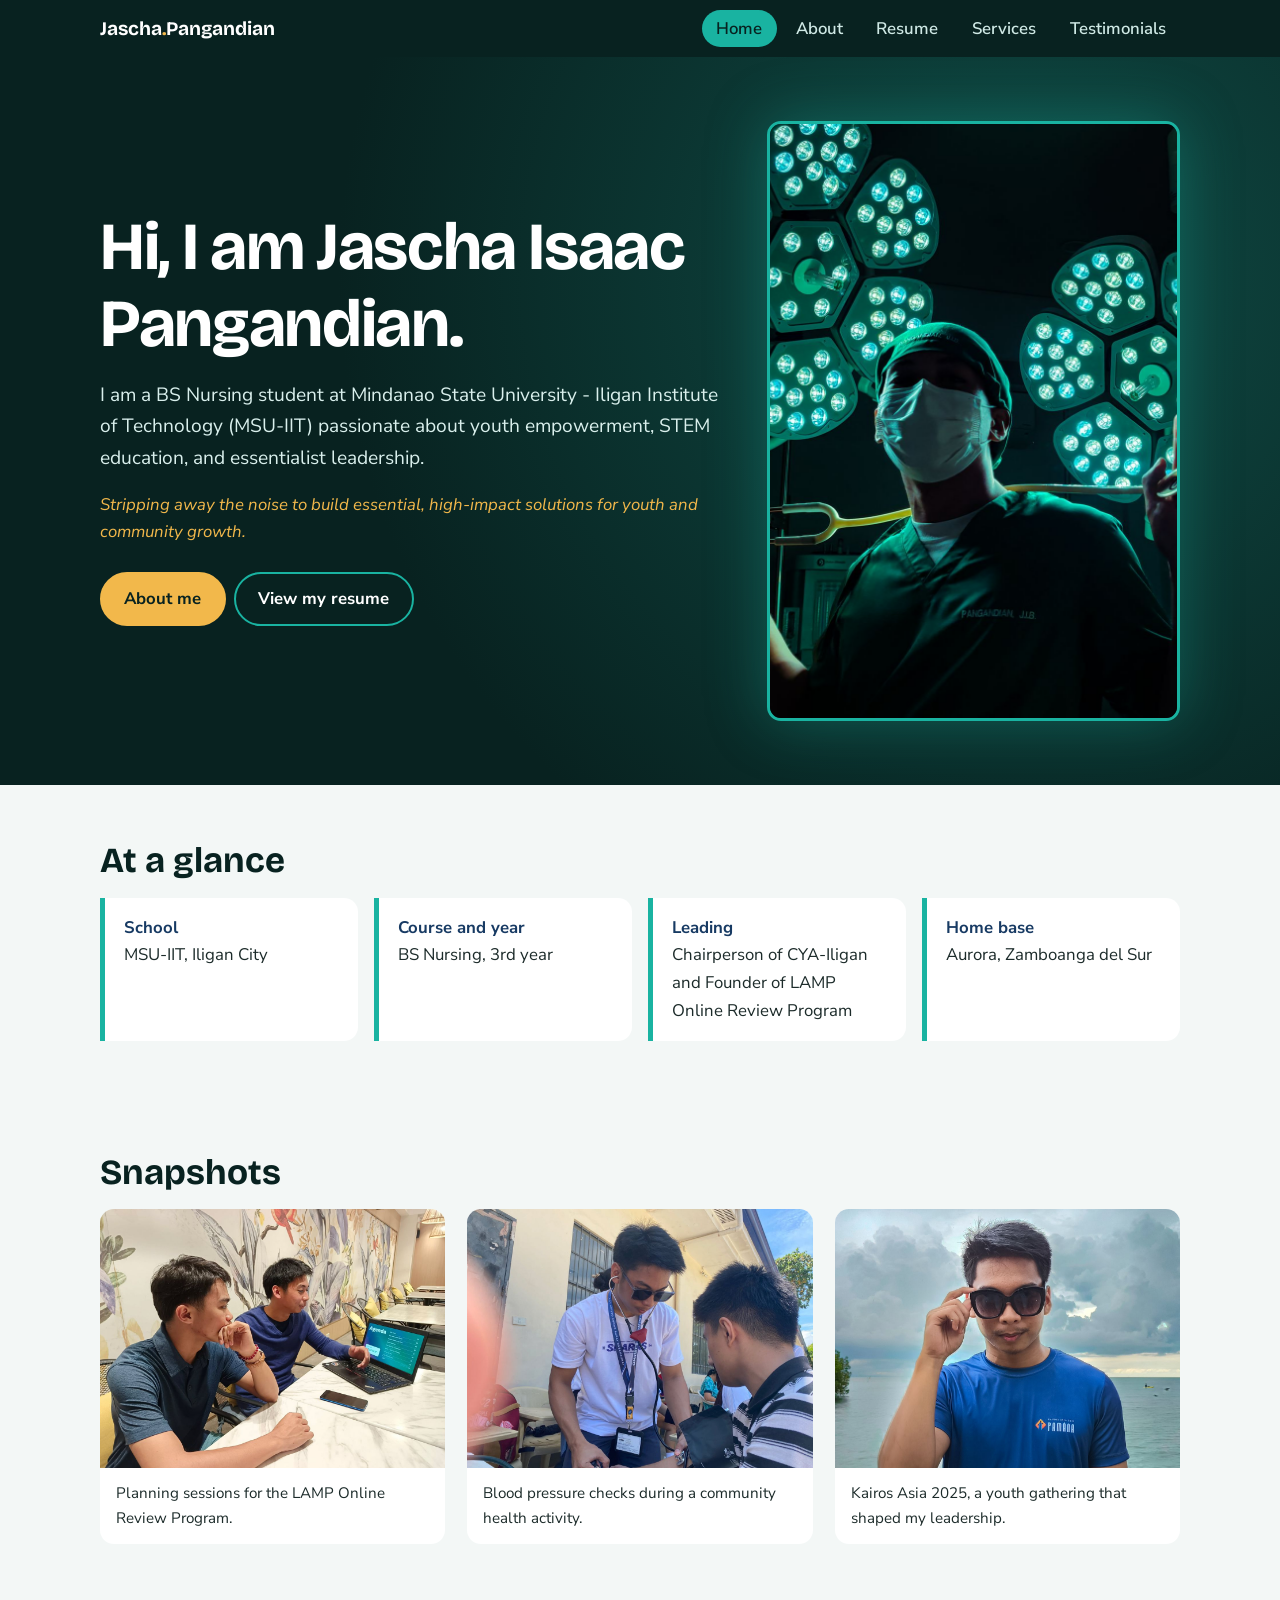
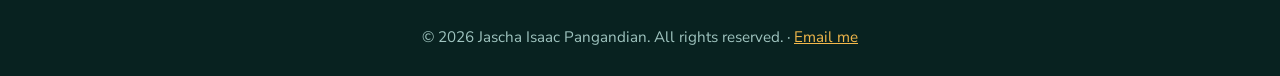
<file: index.html>
<!DOCTYPE html>
<html lang="en">
<head>
<meta charset="UTF-8">
<meta name="viewport" content="width=device-width, initial-scale=1">
<meta name="description" content="Personal website of Jascha Isaac Pangandian, BS Nursing student, youth leader, and founder of LAMP Online Review Program.">
<title>Home | Jascha Isaac Pangandian</title>
<link rel="preconnect" href="https://fonts.googleapis.com">
<link rel="preconnect" href="https://fonts.gstatic.com" crossorigin>
<link href="https://fonts.googleapis.com/css2?family=Bricolage+Grotesque:wght@600;700&family=Nunito+Sans:wght@400;600;700&display=swap" rel="stylesheet">
<link rel="stylesheet" href="styles.css">
</head>
<body>
<a class="skip" href="#main">Skip to content</a>
<header>
<div class="wrap bar">
<a class="brand" href="index.html">Jascha<span>.</span>Pangandian</a>
<button class="menu" aria-expanded="false" aria-controls="nav-list">Menu</button>
<nav aria-label="Main navigation"><ul id="nav-list"><li><a href="index.html" aria-current="page">Home</a></li><li><a href="about.html">About</a></li><li><a href="resume.html">Resume</a></li><li><a href="services.html">Services</a></li><li><a href="testimonials.html">Testimonials</a></li></ul></nav>
</div>
</header>
<main id="main">
<div class="hero"><div class="wrap">
<div>
<h1>Hi, I am Jascha Isaac Pangandian.</h1>
<p class="lead">I am a BS Nursing student at Mindanao State University - Iligan Institute of Technology (MSU-IIT) passionate about youth empowerment, STEM education, and essentialist leadership.</p>
<p class="tag">Stripping away the noise to build essential, high-impact solutions for youth and community growth.</p>
<a class="btn" href="about.html">About me</a><a class="btn alt" href="resume.html">View my resume</a>
</div>
<img src="PHOTOS/or-lights.jpg" alt="Jascha in scrubs and a surgical mask, lit by teal operating room lights, holding a stethoscope" width="600" height="600">
</div></div>
<section><div class="wrap"><h2>At a glance</h2>
<div class="facts">
<p class="fact"><strong>School</strong>MSU-IIT, Iligan City</p>
<p class="fact"><strong>Course and year</strong>BS Nursing, 3rd year</p>
<p class="fact"><strong>Leading</strong>Chairperson of CYA-Iligan and Founder of LAMP Online Review Program</p>
<p class="fact"><strong>Home base</strong>Aurora, Zamboanga del Sur</p>
</div></div></section><section><div class="wrap"><h2>Snapshots</h2>
<div class="grid">
<figure><img src="PHOTOS/lamp-agenda.jpg" alt="Jascha and a teammate reviewing an agenda slide on a laptop in a cafe" loading="lazy"><figcaption>Planning sessions for the LAMP Online Review Program.</figcaption></figure>
<figure><img src="PHOTOS/bp-check.jpg" alt="Jascha wearing a stethoscope and taking a student's blood pressure outdoors" loading="lazy"><figcaption>Blood pressure checks during a community health activity.</figcaption></figure>
<figure><img src="PHOTOS/kairos.jpg" alt="Jascha wearing sunglasses and a blue Kairos Asia 2025 shirt by the sea" loading="lazy"><figcaption>Kairos Asia 2025, a youth gathering that shaped my leadership.</figcaption></figure>
</div></div></section>
</main>
<footer class="site">
<div class="wrap"><p>&copy; 2026 Jascha Isaac Pangandian. All rights reserved. &middot; <a href="mailto:jascha.pangandian@g.msuiit.edu.ph">Email me</a></p></div>
</footer>
<script>
const b=document.querySelector(".menu"),l=document.getElementById("nav-list");
b.addEventListener("click",()=>{const o=l.classList.toggle("open");b.setAttribute("aria-expanded",o)});
</script>
</body>
</html>
</file>
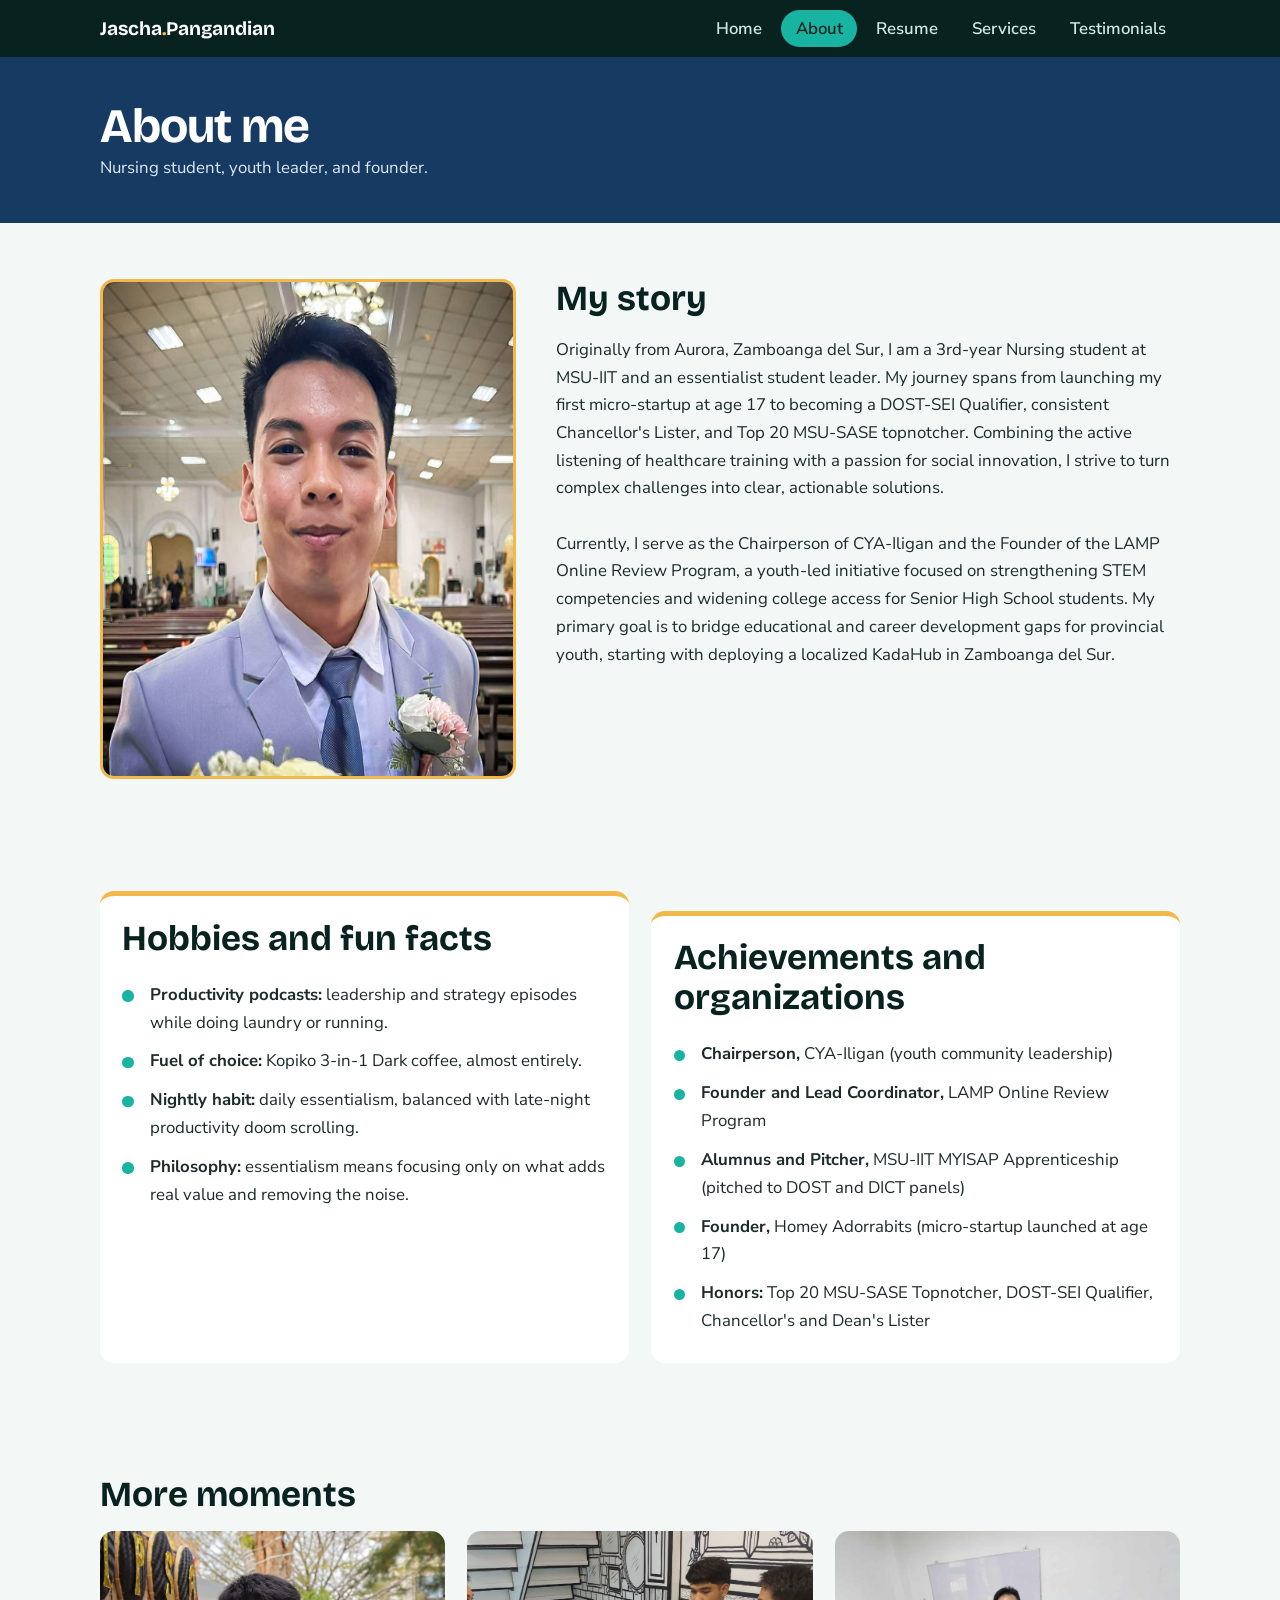
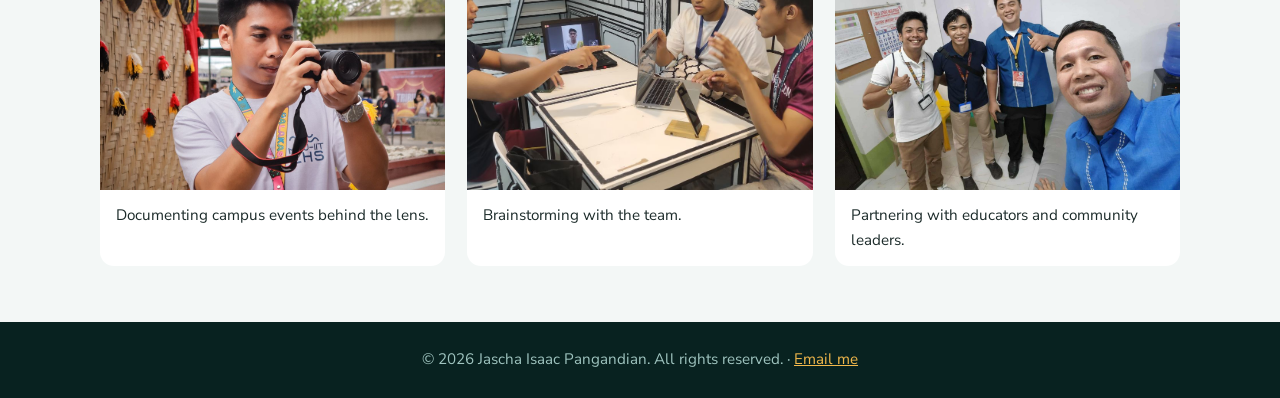
<file: about.html>
<!DOCTYPE html>
<html lang="en">
<head>
<meta charset="UTF-8">
<meta name="viewport" content="width=device-width, initial-scale=1">
<meta name="description" content="About Jascha Isaac Pangandian: story, hobbies, achievements, and organizations.">
<title>About | Jascha Isaac Pangandian</title>
<link rel="preconnect" href="https://fonts.googleapis.com">
<link rel="preconnect" href="https://fonts.gstatic.com" crossorigin>
<link href="https://fonts.googleapis.com/css2?family=Bricolage+Grotesque:wght@600;700&family=Nunito+Sans:wght@400;600;700&display=swap" rel="stylesheet">
<link rel="stylesheet" href="styles.css">
</head>
<body>
<a class="skip" href="#main">Skip to content</a>
<header>
<div class="wrap bar">
<a class="brand" href="index.html">Jascha<span>.</span>Pangandian</a>
<button class="menu" aria-expanded="false" aria-controls="nav-list">Menu</button>
<nav aria-label="Main navigation"><ul id="nav-list"><li><a href="index.html">Home</a></li><li><a href="about.html" aria-current="page">About</a></li><li><a href="resume.html">Resume</a></li><li><a href="services.html">Services</a></li><li><a href="testimonials.html">Testimonials</a></li></ul></nav>
</div>
</header>
<main id="main">
<div class="page-title"><div class="wrap"><h1>About me</h1><p>Nursing student, youth leader, and founder.</p></div></div><section><div class="wrap"><div class="split">
<img src="PHOTOS/portrait-suit.jpg" alt="Portrait of Jascha smiling in a light blue suit and blue tie inside a church" width="500" height="500">
<div>
<h2>My story</h2>
<p>Originally from Aurora, Zamboanga del Sur, I am a 3rd-year Nursing student at MSU-IIT and an essentialist student leader. My journey spans from launching my first micro-startup at age 17 to becoming a DOST-SEI Qualifier, consistent Chancellor's Lister, and Top 20 MSU-SASE topnotcher. Combining the active listening of healthcare training with a passion for social innovation, I strive to turn complex challenges into clear, actionable solutions.</p>
<br>
<p>Currently, I serve as the Chairperson of CYA-Iligan and the Founder of the LAMP Online Review Program, a youth-led initiative focused on strengthening STEM competencies and widening college access for Senior High School students. My primary goal is to bridge educational and career development gaps for provincial youth, starting with deploying a localized KadaHub in Zamboanga del Sur.</p>
</div></div></div></section><section><div class="wrap"><div class="grid">
<div class="card"><h2>Hobbies and fun facts</h2><ul class="ticks">
<li><strong>Productivity podcasts:</strong> leadership and strategy episodes while doing laundry or running.</li>
<li><strong>Fuel of choice:</strong> Kopiko 3-in-1 Dark coffee, almost entirely.</li>
<li><strong>Nightly habit:</strong> daily essentialism, balanced with late-night productivity doom scrolling.</li>
<li><strong>Philosophy:</strong> essentialism means focusing only on what adds real value and removing the noise.</li></ul></div>
<div class="card"><h2>Achievements and organizations</h2><ul class="ticks">
<li><strong>Chairperson,</strong> CYA-Iligan (youth community leadership)</li>
<li><strong>Founder and Lead Coordinator,</strong> LAMP Online Review Program</li>
<li><strong>Alumnus and Pitcher,</strong> MSU-IIT MYISAP Apprenticeship (pitched to DOST and DICT panels)</li>
<li><strong>Founder,</strong> Homey Adorrabits (micro-startup launched at age 17)</li>
<li><strong>Honors:</strong> Top 20 MSU-SASE Topnotcher, DOST-SEI Qualifier, Chancellor's and Dean's Lister</li></ul></div>
</div></div></section><section><div class="wrap"><h2>More moments</h2>
<div class="grid">
<figure><img src="PHOTOS/camera.jpg" alt="Jascha holding a camera at a campus event" loading="lazy"><figcaption>Documenting campus events behind the lens.</figcaption></figure>
<figure><img src="PHOTOS/team-table.jpg" alt="Jascha and two teammates discussing work around laptops" loading="lazy"><figcaption>Brainstorming with the team.</figcaption></figure>
<figure><img src="PHOTOS/group-selfie.jpg" alt="Jascha with three colleagues taking a group selfie in an office" loading="lazy"><figcaption>Partnering with educators and community leaders.</figcaption></figure>
</div></div></section>
</main>
<footer class="site">
<div class="wrap"><p>&copy; 2026 Jascha Isaac Pangandian. All rights reserved. &middot; <a href="mailto:jascha.pangandian@g.msuiit.edu.ph">Email me</a></p></div>
</footer>
<script>
const b=document.querySelector(".menu"),l=document.getElementById("nav-list");
b.addEventListener("click",()=>{const o=l.classList.toggle("open");b.setAttribute("aria-expanded",o)});
</script>
</body>
</html>
</file>
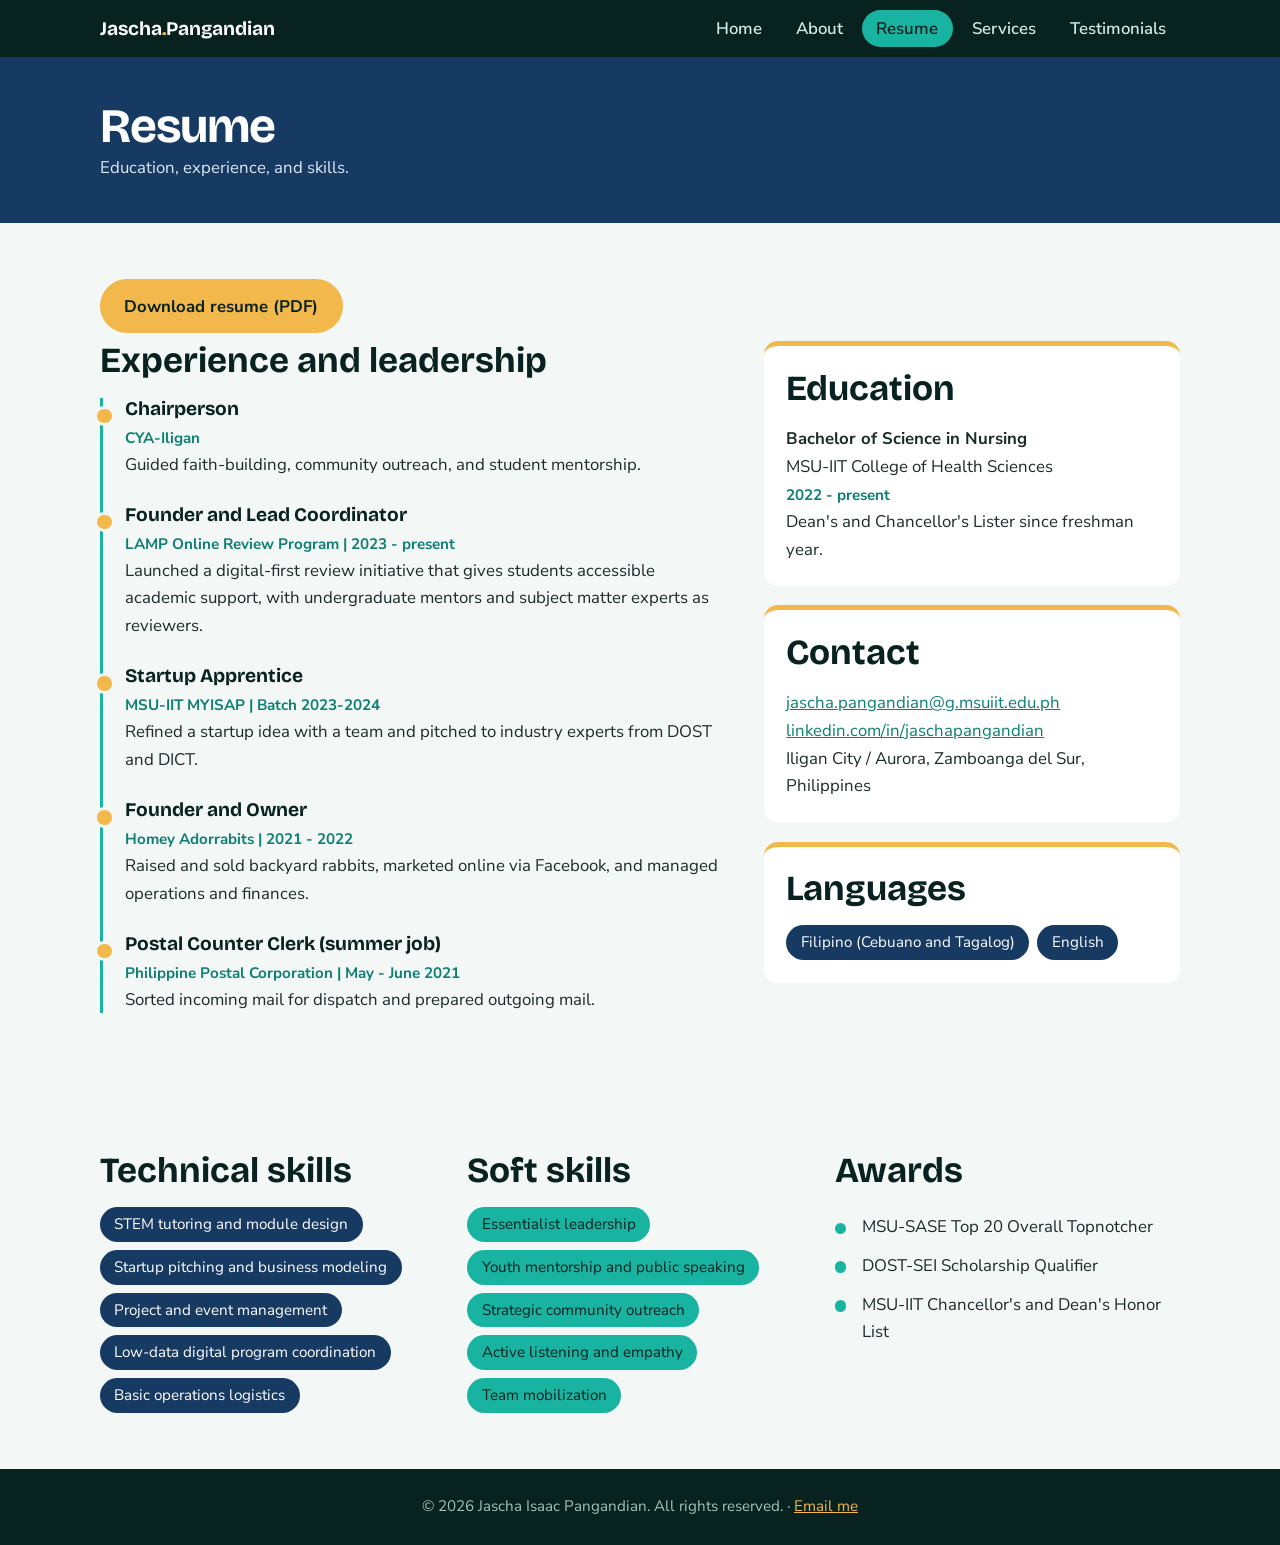
<file: resume.html>
<!DOCTYPE html>
<html lang="en">
<head>
<meta charset="UTF-8">
<meta name="viewport" content="width=device-width, initial-scale=1">
<meta name="description" content="Education, experience, skills, and awards of Jascha Isaac Pangandian.">
<title>Resume | Jascha Isaac Pangandian</title>
<link rel="preconnect" href="https://fonts.googleapis.com">
<link rel="preconnect" href="https://fonts.gstatic.com" crossorigin>
<link href="https://fonts.googleapis.com/css2?family=Bricolage+Grotesque:wght@600;700&family=Nunito+Sans:wght@400;600;700&display=swap" rel="stylesheet">
<link rel="stylesheet" href="styles.css">
</head>
<body>
<a class="skip" href="#main">Skip to content</a>
<header>
<div class="wrap bar">
<a class="brand" href="index.html">Jascha<span>.</span>Pangandian</a>
<button class="menu" aria-expanded="false" aria-controls="nav-list">Menu</button>
<nav aria-label="Main navigation"><ul id="nav-list"><li><a href="index.html">Home</a></li><li><a href="about.html">About</a></li><li><a href="resume.html" aria-current="page">Resume</a></li><li><a href="services.html">Services</a></li><li><a href="testimonials.html">Testimonials</a></li></ul></nav>
</div>
</header>
<main id="main">
<div class="page-title"><div class="wrap"><h1>Resume</h1><p>Education, experience, and skills.</p></div></div><section><div class="wrap"><p><a class="btn" href="Pangandian_Resume.pdf" download>Download resume (PDF)</a></p>
<div class="split rev"><div>
<h2>Experience and leadership</h2>
<div class="tl">
<article><h3>Chairperson</h3><p class="meta">CYA-Iligan</p><p>Guided faith-building, community outreach, and student mentorship.</p></article>
<article><h3>Founder and Lead Coordinator</h3><p class="meta">LAMP Online Review Program | 2023 - present</p><p>Launched a digital-first review initiative that gives students accessible academic support, with undergraduate mentors and subject matter experts as reviewers.</p></article>
<article><h3>Startup Apprentice</h3><p class="meta">MSU-IIT MYISAP | Batch 2023-2024</p><p>Refined a startup idea with a team and pitched to industry experts from DOST and DICT.</p></article>
<article><h3>Founder and Owner</h3><p class="meta">Homey Adorrabits | 2021 - 2022</p><p>Raised and sold backyard rabbits, marketed online via Facebook, and managed operations and finances.</p></article>
<article><h3>Postal Counter Clerk (summer job)</h3><p class="meta">Philippine Postal Corporation | May - June 2021</p><p>Sorted incoming mail for dispatch and prepared outgoing mail.</p></article>
</div></div>
<aside>
<div class="card"><h2>Education</h2><p><strong>Bachelor of Science in Nursing</strong><br>MSU-IIT College of Health Sciences<br><span class="meta">2022 - present</span></p><p>Dean's and Chancellor's Lister since freshman year.</p></div>
<div class="card"><h2>Contact</h2>
<p><a href="mailto:jascha.pangandian@g.msuiit.edu.ph">jascha.pangandian@g.msuiit.edu.ph</a></p>
<p><a href="https://linkedin.com/in/jaschapangandian" target="_blank" rel="noopener">linkedin.com/in/jaschapangandian</a></p>
<p>Iligan City / Aurora, Zamboanga del Sur, Philippines</p></div>
<div class="card"><h2>Languages</h2><ul class="pills"><li>Filipino (Cebuano and Tagalog)</li><li>English</li></ul></div>
</aside></div></div></section><section><div class="wrap"><div class="grid">
<div><h2>Technical skills</h2><ul class="pills"><li>STEM tutoring and module design</li><li>Startup pitching and business modeling</li><li>Project and event management</li><li>Low-data digital program coordination</li><li>Basic operations logistics</li></ul></div>
<div><h2>Soft skills</h2><ul class="pills soft"><li>Essentialist leadership</li><li>Youth mentorship and public speaking</li><li>Strategic community outreach</li><li>Active listening and empathy</li><li>Team mobilization</li></ul></div>
<div><h2>Awards</h2><ul class="ticks"><li>MSU-SASE Top 20 Overall Topnotcher</li><li>DOST-SEI Scholarship Qualifier</li><li>MSU-IIT Chancellor's and Dean's Honor List</li></ul></div>
</div></div></section>
</main>
<footer class="site">
<div class="wrap"><p>&copy; 2026 Jascha Isaac Pangandian. All rights reserved. &middot; <a href="mailto:jascha.pangandian@g.msuiit.edu.ph">Email me</a></p></div>
</footer>
<script>
const b=document.querySelector(".menu"),l=document.getElementById("nav-list");
b.addEventListener("click",()=>{const o=l.classList.toggle("open");b.setAttribute("aria-expanded",o)});
</script>
</body>
</html>
</file>
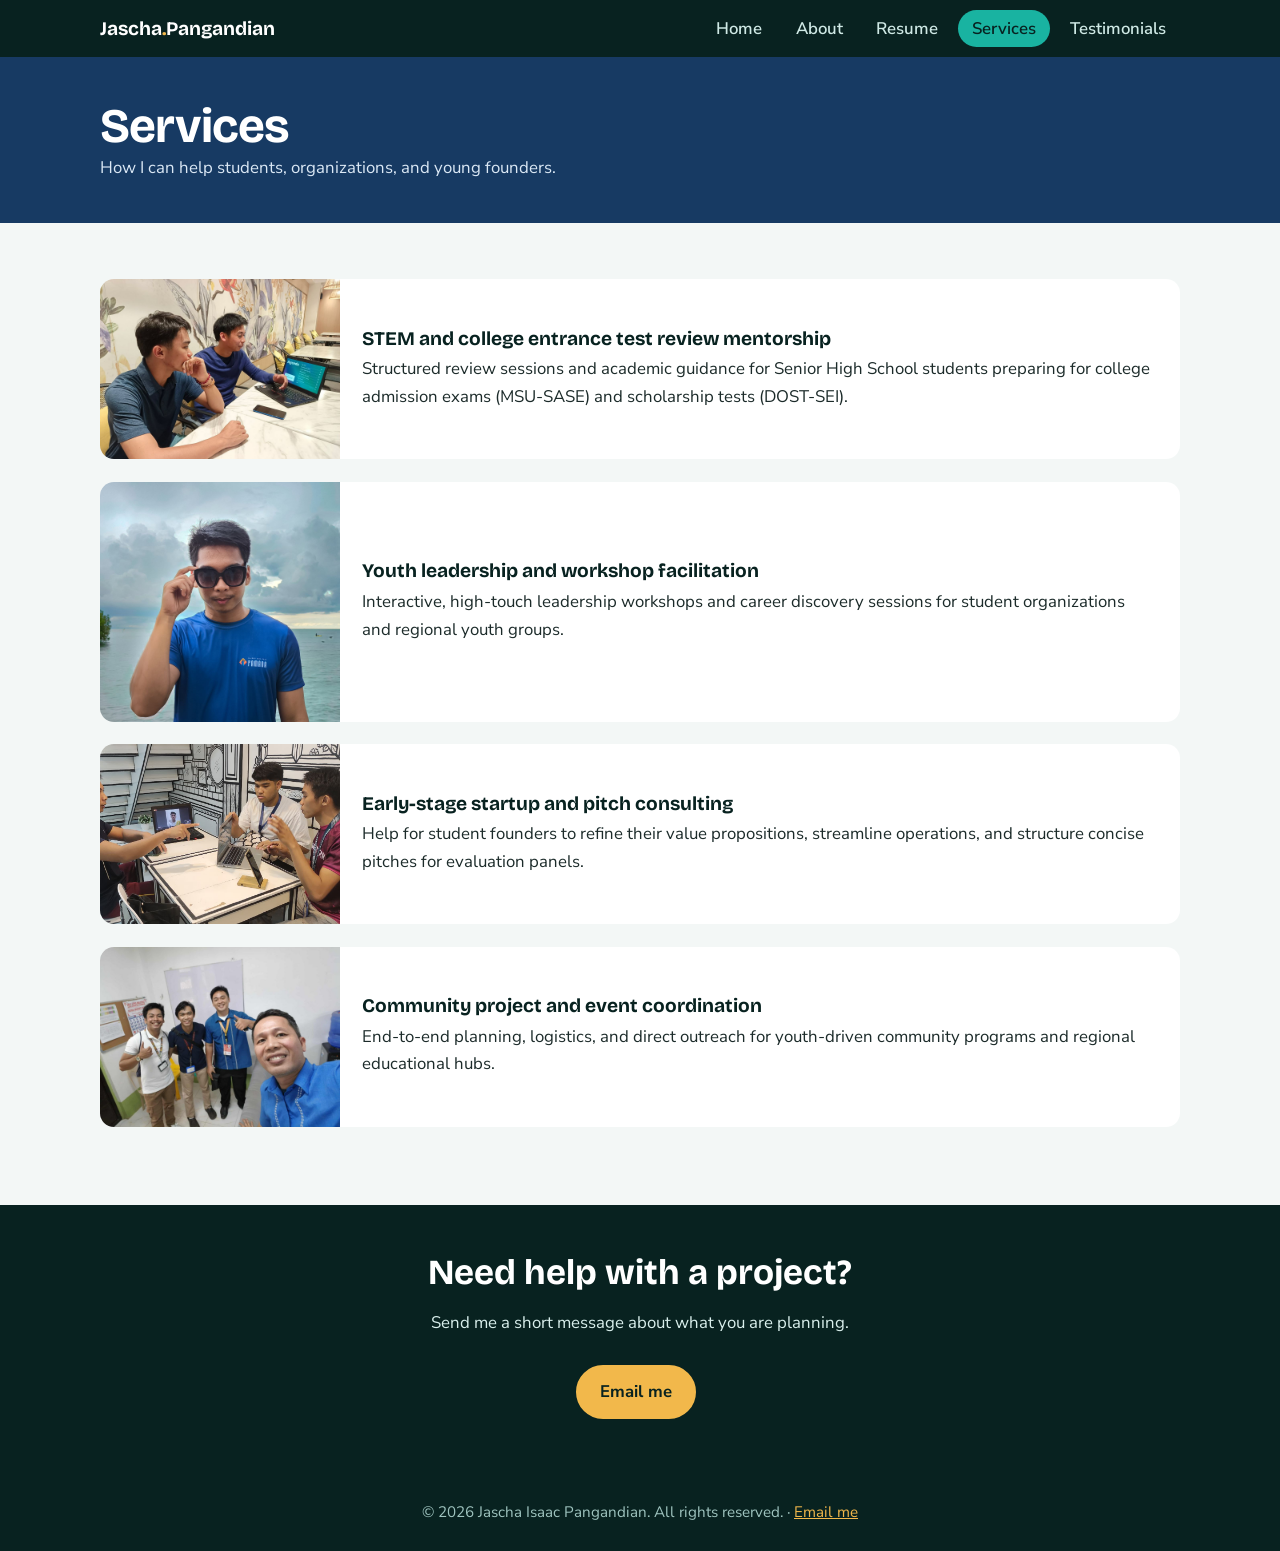
<file: services.html>
<!DOCTYPE html>
<html lang="en">
<head>
<meta charset="UTF-8">
<meta name="viewport" content="width=device-width, initial-scale=1">
<meta name="description" content="Review mentorship, workshops, startup pitch consulting, and community project coordination.">
<title>Services | Jascha Isaac Pangandian</title>
<link rel="preconnect" href="https://fonts.googleapis.com">
<link rel="preconnect" href="https://fonts.gstatic.com" crossorigin>
<link href="https://fonts.googleapis.com/css2?family=Bricolage+Grotesque:wght@600;700&family=Nunito+Sans:wght@400;600;700&display=swap" rel="stylesheet">
<link rel="stylesheet" href="styles.css">
</head>
<body>
<a class="skip" href="#main">Skip to content</a>
<header>
<div class="wrap bar">
<a class="brand" href="index.html">Jascha<span>.</span>Pangandian</a>
<button class="menu" aria-expanded="false" aria-controls="nav-list">Menu</button>
<nav aria-label="Main navigation"><ul id="nav-list"><li><a href="index.html">Home</a></li><li><a href="about.html">About</a></li><li><a href="resume.html">Resume</a></li><li><a href="services.html" aria-current="page">Services</a></li><li><a href="testimonials.html">Testimonials</a></li></ul></nav>
</div>
</header>
<main id="main">
<div class="page-title"><div class="wrap"><h1>Services</h1><p>How I can help students, organizations, and young founders.</p></div></div><section><div class="wrap"><article class="service"><img src="PHOTOS/lamp-agenda.jpg" alt="Jascha and a teammate planning review sessions on a laptop" loading="lazy"><div><h3>STEM and college entrance test review mentorship</h3><p>Structured review sessions and academic guidance for Senior High School students preparing for college admission exams (MSU-SASE) and scholarship tests (DOST-SEI).</p></div></article><article class="service"><img src="PHOTOS/kairos.jpg" alt="Jascha in a Kairos Asia 2025 shirt by the sea" loading="lazy"><div><h3>Youth leadership and workshop facilitation</h3><p>Interactive, high-touch leadership workshops and career discovery sessions for student organizations and regional youth groups.</p></div></article><article class="service"><img src="PHOTOS/team-table.jpg" alt="Jascha and teammates discussing startup work over laptops" loading="lazy"><div><h3>Early-stage startup and pitch consulting</h3><p>Help for student founders to refine their value propositions, streamline operations, and structure concise pitches for evaluation panels.</p></div></article><article class="service"><img src="PHOTOS/group-selfie.jpg" alt="Jascha with colleagues after a community planning meeting" loading="lazy"><div><h3>Community project and event coordination</h3><p>End-to-end planning, logistics, and direct outreach for youth-driven community programs and regional educational hubs.</p></div></article></div></section><div class="cta"><div class="wrap"><h2>Need help with a project?</h2><p>Send me a short message about what you are planning.</p><br><a class="btn" href="mailto:jascha.pangandian@g.msuiit.edu.ph">Email me</a></div></div>
</main>
<footer class="site">
<div class="wrap"><p>&copy; 2026 Jascha Isaac Pangandian. All rights reserved. &middot; <a href="mailto:jascha.pangandian@g.msuiit.edu.ph">Email me</a></p></div>
</footer>
<script>
const b=document.querySelector(".menu"),l=document.getElementById("nav-list");
b.addEventListener("click",()=>{const o=l.classList.toggle("open");b.setAttribute("aria-expanded",o)});
</script>
</body>
</html>
</file>
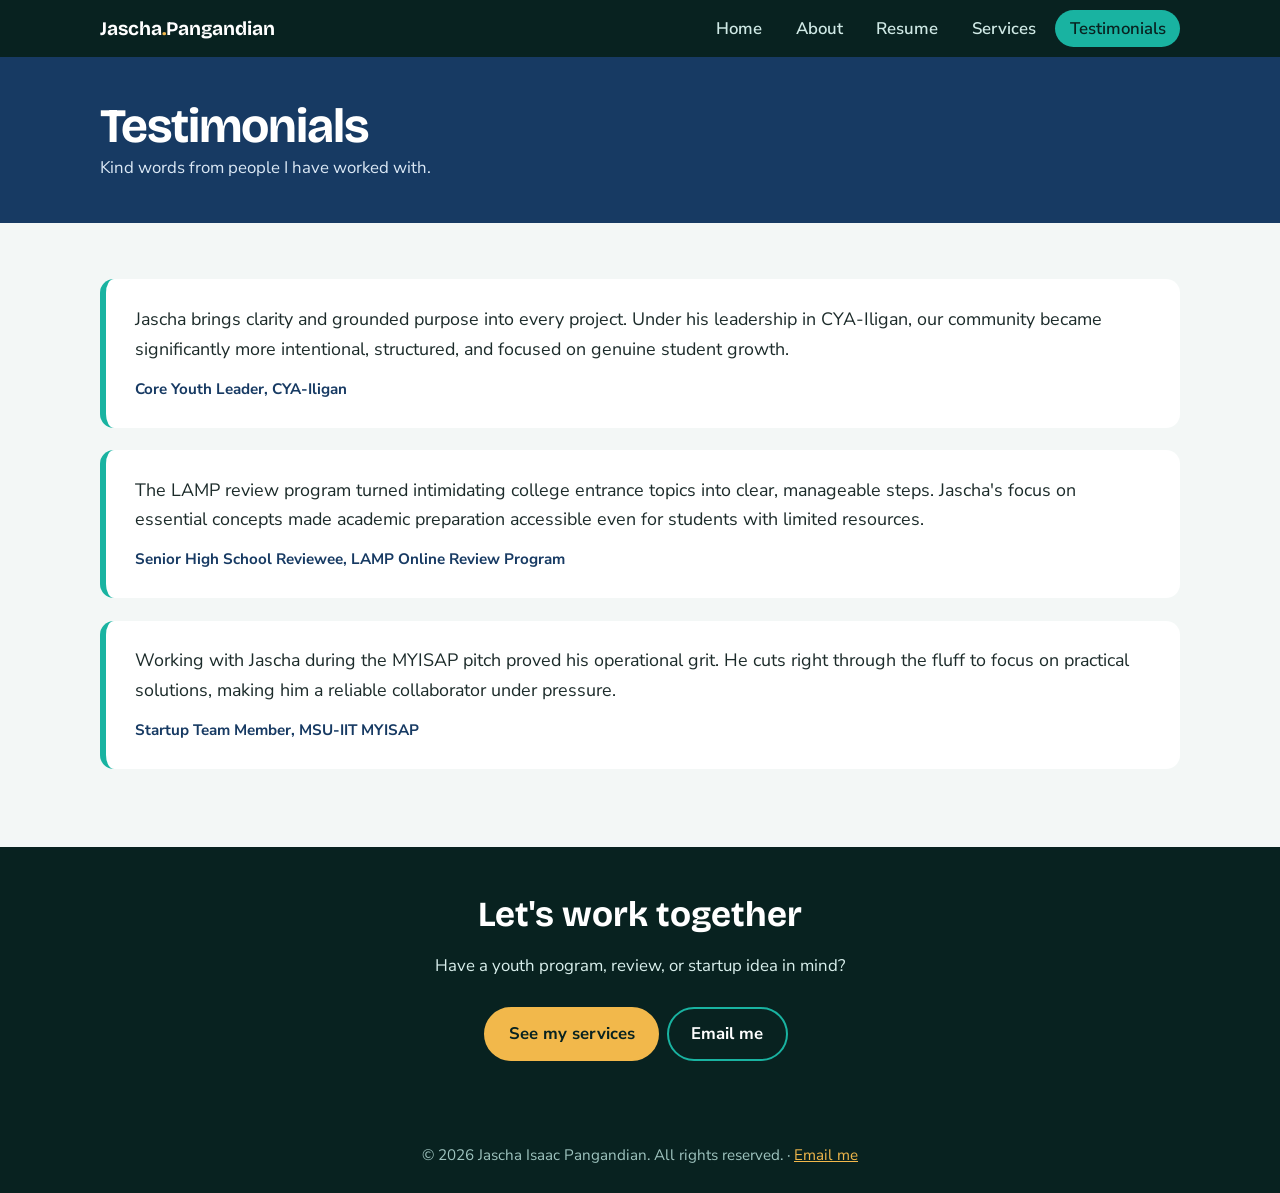
<file: testimonials.html>
<!DOCTYPE html>
<html lang="en">
<head>
<meta charset="UTF-8">
<meta name="viewport" content="width=device-width, initial-scale=1">
<meta name="description" content="What collaborators say about working with Jascha Isaac Pangandian.">
<title>Testimonials | Jascha Isaac Pangandian</title>
<link rel="preconnect" href="https://fonts.googleapis.com">
<link rel="preconnect" href="https://fonts.gstatic.com" crossorigin>
<link href="https://fonts.googleapis.com/css2?family=Bricolage+Grotesque:wght@600;700&family=Nunito+Sans:wght@400;600;700&display=swap" rel="stylesheet">
<link rel="stylesheet" href="styles.css">
</head>
<body>
<a class="skip" href="#main">Skip to content</a>
<header>
<div class="wrap bar">
<a class="brand" href="index.html">Jascha<span>.</span>Pangandian</a>
<button class="menu" aria-expanded="false" aria-controls="nav-list">Menu</button>
<nav aria-label="Main navigation"><ul id="nav-list"><li><a href="index.html">Home</a></li><li><a href="about.html">About</a></li><li><a href="resume.html">Resume</a></li><li><a href="services.html">Services</a></li><li><a href="testimonials.html" aria-current="page">Testimonials</a></li></ul></nav>
</div>
</header>
<main id="main">
<div class="page-title"><div class="wrap"><h1>Testimonials</h1><p>Kind words from people I have worked with.</p></div></div><section><div class="wrap"><blockquote><p>Jascha brings clarity and grounded purpose into every project. Under his leadership in CYA-Iligan, our community became significantly more intentional, structured, and focused on genuine student growth.</p><footer>Core Youth Leader, CYA-Iligan</footer></blockquote>
<blockquote><p>The LAMP review program turned intimidating college entrance topics into clear, manageable steps. Jascha's focus on essential concepts made academic preparation accessible even for students with limited resources.</p><footer>Senior High School Reviewee, LAMP Online Review Program</footer></blockquote>
<blockquote><p>Working with Jascha during the MYISAP pitch proved his operational grit. He cuts right through the fluff to focus on practical solutions, making him a reliable collaborator under pressure.</p><footer>Startup Team Member, MSU-IIT MYISAP</footer></blockquote></div></section><div class="cta"><div class="wrap"><h2>Let's work together</h2><p>Have a youth program, review, or startup idea in mind?</p><br><a class="btn" href="services.html">See my services</a><a class="btn alt" href="mailto:jascha.pangandian@g.msuiit.edu.ph">Email me</a></div></div>
</main>
<footer class="site">
<div class="wrap"><p>&copy; 2026 Jascha Isaac Pangandian. All rights reserved. &middot; <a href="mailto:jascha.pangandian@g.msuiit.edu.ph">Email me</a></p></div>
</footer>
<script>
const b=document.querySelector(".menu"),l=document.getElementById("nav-list");
b.addEventListener("click",()=>{const o=l.classList.toggle("open");b.setAttribute("aria-expanded",o)});
</script>
</body>
</html>
</file>
<file: styles.css>
:root{--ink:#082220;--teal:#19b3a1;--teal-d:#0e7f73;--navy:#173a63;--gold:#f2b84b;--paper:#f3f7f6;--white:#fff;--text:#1c2b2a;--r:14px}
*{box-sizing:border-box;margin:0}
html{scroll-behavior:smooth}
body{font-family:"Nunito Sans",Segoe UI,Arial,sans-serif;color:var(--text);background:var(--paper);line-height:1.65;font-size:1.05rem}
h1,h2,h3{font-family:"Bricolage Grotesque",Georgia,sans-serif;line-height:1.15;color:var(--ink)}
h1{font-size:clamp(2.4rem,6vw,4.2rem);letter-spacing:-.02em}
h2{font-size:clamp(1.6rem,3.5vw,2.2rem);margin-bottom:1rem}
h3{font-size:1.2rem;margin-bottom:.35rem}
img{max-width:100%;display:block}
a{color:var(--teal-d)}
:focus-visible{outline:3px solid var(--gold);outline-offset:3px}
.skip{position:absolute;left:-999px}.skip:focus{left:8px;top:8px;background:var(--gold);padding:.5rem 1rem;z-index:10}
.wrap{width:min(1080px,92%);margin-inline:auto}
header{background:var(--ink);position:sticky;top:0;z-index:5}
.bar{display:flex;align-items:center;justify-content:space-between;padding:.8rem 0}
.brand{font-family:"Bricolage Grotesque",sans-serif;font-weight:700;color:var(--white);text-decoration:none;font-size:1.2rem}
.brand span{color:var(--gold)}
nav ul{display:flex;gap:.3rem;list-style:none;padding:0}
nav a{color:#cfe9e5;text-decoration:none;padding:.45rem .9rem;border-radius:99px;font-weight:600}
nav a:hover{background:rgba(255,255,255,.1)}
nav a[aria-current=page]{background:var(--teal);color:var(--ink)}
.menu{display:none;background:none;border:2px solid #4b6d69;color:var(--white);border-radius:8px;padding:.4rem .8rem;font:inherit;cursor:pointer}
.hero{background:radial-gradient(circle at 80% 30%,#0f4b45 0,var(--ink) 60%);color:#d9efec;padding:4rem 0}
.hero .wrap{display:grid;grid-template-columns:1.2fr .8fr;gap:3rem;align-items:center}
.hero h1{color:var(--white)}
.hero .lead{font-size:1.2rem;margin:1rem 0}
.hero .tag{color:var(--gold);font-style:italic;margin-bottom:1.6rem}
.hero img{border-radius:var(--r);border:3px solid var(--teal);aspect-ratio:1;object-fit:cover;box-shadow:0 0 60px rgba(25,179,161,.35)}
.btn{display:inline-block;background:var(--gold);color:var(--ink);font-weight:700;padding:.7rem 1.4rem;border-radius:99px;text-decoration:none;margin:0 .5rem .5rem 0;border:2px solid var(--gold)}
.btn:hover{background:transparent;color:var(--gold)}
.btn.alt{background:transparent;color:var(--white);border-color:var(--teal)}
.btn.alt:hover{background:var(--teal);color:var(--ink)}
section{padding:3.5rem 0}
.page-title{background:var(--navy);color:#dbe8f5;padding:2.6rem 0}
.page-title h1{color:var(--white);font-size:clamp(2rem,5vw,3rem)}
.facts{display:grid;grid-template-columns:repeat(auto-fit,minmax(220px,1fr));gap:1rem}
.fact{background:var(--white);border-left:5px solid var(--teal);padding:1rem 1.2rem;border-radius:0 var(--r) var(--r) 0}
.fact strong{display:block;color:var(--navy)}
.grid{display:grid;grid-template-columns:repeat(auto-fit,minmax(260px,1fr));gap:1.4rem}
figure{background:var(--white);border-radius:var(--r);overflow:hidden}
figure img{width:100%;aspect-ratio:4/3;object-fit:cover}
figcaption{padding:.8rem 1rem;font-size:.95rem}
.split{display:grid;grid-template-columns:.8fr 1.2fr;gap:2.5rem;align-items:start}
.split img{border-radius:var(--r);border:3px solid var(--gold)}
.split.rev{grid-template-columns:1.2fr .8fr}
ul.ticks{list-style:none;padding:0}
ul.ticks li{padding:.35rem 0 .35rem 1.7rem;position:relative}
ul.ticks li:before{content:"";position:absolute;left:0;top:.95rem;width:.7rem;height:.7rem;border-radius:50%;background:var(--teal)}
.card{background:var(--white);border-radius:var(--r);padding:1.4rem;border-top:5px solid var(--gold)}
.card+.card{margin-top:1.2rem}
.service{display:grid;grid-template-columns:240px 1fr;gap:1.4rem;align-items:center;background:var(--white);border-radius:var(--r);overflow:hidden;margin-bottom:1.4rem}
.service img{width:100%;height:100%;min-height:180px;object-fit:cover}
.service div{padding:1.2rem 1.4rem 1.2rem 0}
.tl{border-left:3px solid var(--teal);padding-left:1.4rem}
.tl article{margin-bottom:1.6rem;position:relative}
.tl article:before{content:"";position:absolute;left:-1.95rem;top:.5rem;width:.9rem;height:.9rem;border-radius:50%;background:var(--gold);border:3px solid var(--paper)}
.meta{color:var(--teal-d);font-weight:700;font-size:.95rem}
.pills{display:flex;flex-wrap:wrap;gap:.5rem;list-style:none;padding:0}
.pills li{background:var(--navy);color:#fff;padding:.3rem .9rem;border-radius:99px;font-size:.95rem}
.pills.soft li{background:var(--teal);color:var(--ink)}
blockquote{background:var(--white);border-radius:var(--r);padding:1.6rem 1.8rem;border-left:6px solid var(--teal);margin-bottom:1.4rem;font-size:1.12rem}
blockquote footer{margin-top:.8rem;font-size:.95rem;color:var(--navy);font-weight:700}
.cta{background:var(--ink);color:#d9efec;text-align:center;padding:3rem 0}
.cta h2{color:var(--white)}
footer.site{background:var(--ink);color:#9fc4bf;text-align:center;padding:1.6rem 0;font-size:.95rem}
footer.site a{color:var(--gold)}
@media(max-width:800px){
.hero .wrap,.split,.split.rev{grid-template-columns:1fr}
.service{grid-template-columns:1fr}.service div{padding:0 1.2rem 1.2rem}
.menu{display:block}
nav{width:100%}nav ul{display:none;flex-direction:column;padding-bottom:.8rem}nav ul.open{display:flex}
.bar{flex-wrap:wrap}}
@media(prefers-reduced-motion:reduce){html{scroll-behavior:auto}}
</file>
